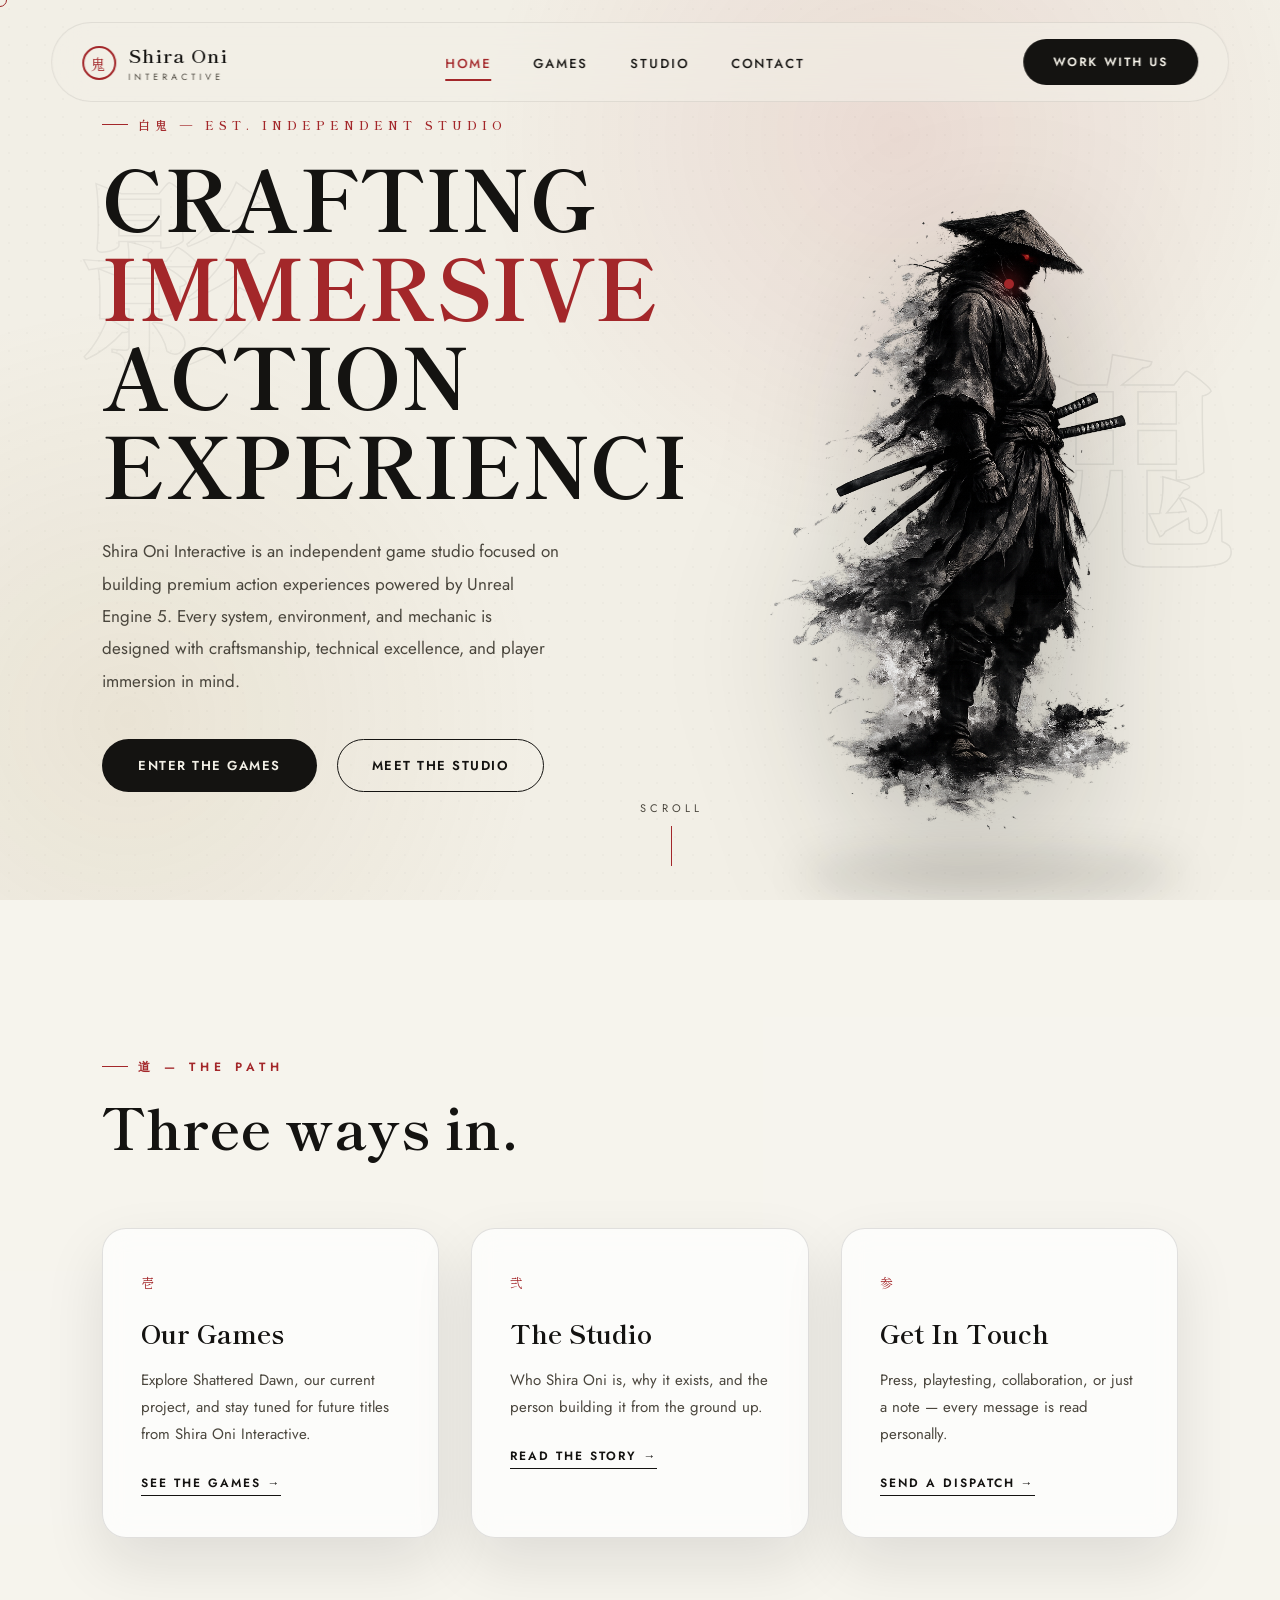
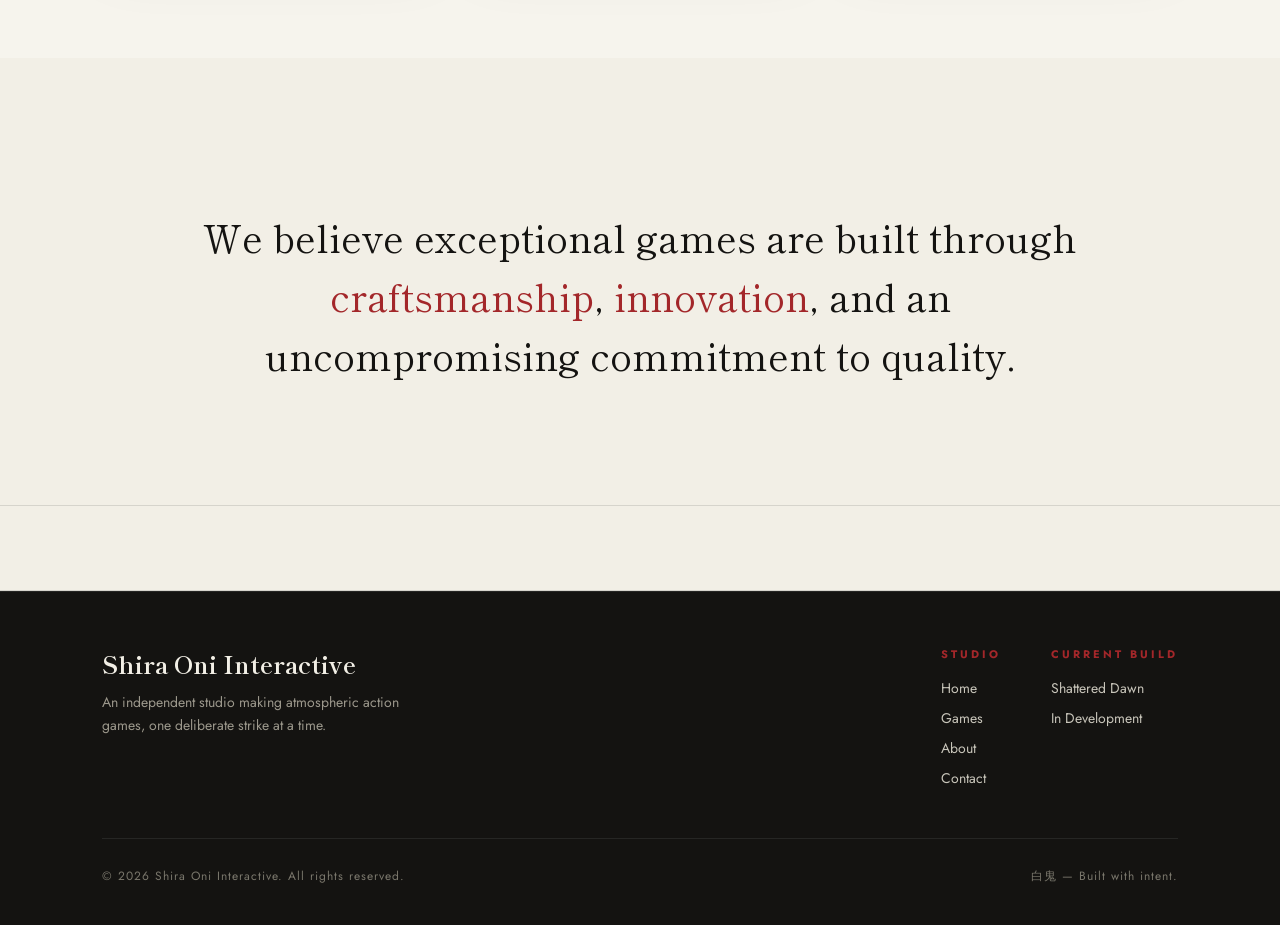
<file: index.html>
<!DOCTYPE html>
<html lang="en">
<head>
<meta charset="UTF-8">
<meta http-equiv="X-UA-Compatible" content="IE=edge">
<meta name="viewport" content="width=device-width, initial-scale=1.0">
<title>Shira Oni Interactive — Games Built With Intent</title>
<meta name="description" content="Shira Oni Interactive is an independent game studio crafting deliberate, atmospheric action games — beginning with Shattered Dawn.">
<link rel="stylesheet" href="style.css">
</head>
<body>

  <!-- Preloader -->
  <div id="loader">
    <div class="seal-mark">鬼</div>
    <p>Entering the Studio</p>
  </div>

  <!-- Sakura -->
  <div id="petals"></div>

  <!-- Background -->
  <div class="background">
    <div class="wash"></div>
    <div class="wash two"></div>
    <div class="vertical-kanji">鬼</div>
  </div>

  <!-- Nav -->
  <header>
    <nav>
      <a href="index.html" class="logo">
        <span class="mark">鬼</span>
        <div>
          <h2>Shira Oni</h2>
          <span>Interactive</span>
        </div>
      </a>
      <ul>
        <li><a href="index.html">Home</a></li>
        <li><a href="games.html">Games</a></li>
        <li><a href="about.html">Studio</a></li>
        <li><a href="contact.html">Contact</a></li>
      </ul>
      <a href="contact.html" class="hire-btn">Work With Us</a>
      <div class="menu">☰</div>
    </nav>
  </header>

  <!-- Hero -->
  <section class="hero" id="home">
    <div class="hero-left">
      <span class="eyebrow jp">白鬼 — Est. Independent Studio</span>
      <h1>
        <span>CRAFTING</span>
        <span>IMMERSIVE</span>
        <span>ACTION EXPERIENCES</span>
      </h1>
      <p>
        Shira Oni Interactive is an independent game studio focused on
         building premium action experiences powered by Unreal Engine 5.
        Every system, environment, and mechanic is designed with
        craftsmanship, technical excellence, and player immersion in mind.
      </p>
      <div class="hero-buttons">
        <a href="games.html" class="btn-dark">Enter the Games</a>
        <a href="about.html" class="btn-outline">Meet the Studio</a>
      </div>
    </div>

    <div class="hero-right">
      <img src="samurai.png" alt="A lone ink-wash samurai, the emblem of Shira Oni Interactive">
      <div class="eye-glow"></div>
    </div>

    <div class="scroll-cue">Scroll</div>
  </section>

  <!-- Pillars -->
  <section class="pillars" id="pillars">
    <div class="stamp-wrap seal-reveal">
      <div class="title">
        <span class="eyebrow">道 — The Path</span>
        <h2>Three ways in.</h2>
      </div>
    </div>

    <div class="pillar-grid">
      <div class="pillar seal-reveal">
        <span class="num jp">壱</span>
        <h3>Our Games</h3>
        <p>Explore Shattered Dawn, our current project, and stay tuned for future titles from Shira Oni Interactive.</p>
        <a href="games.html">See the games →</a>
      </div>
      <div class="pillar seal-reveal">
        <span class="num jp">弐</span>
        <h3>The Studio</h3>
        <p>Who Shira Oni is, why it exists, and the person building it from the ground up.</p>
        <a href="about.html">Read the story →</a>
      </div>
      <div class="pillar seal-reveal">
        <span class="num jp">参</span>
        <h3>Get In Touch</h3>
        <p>Press, playtesting, collaboration, or just a note — every message is read personally.</p>
        <a href="contact.html">Send a dispatch →</a>
      </div>
    </div>
  </section>

  <!-- Manifesto -->
  <section class="manifesto" id="manifesto">
    <div class="stamp-wrap seal-reveal">
        <p>
          We believe exceptional games are built through
          <span class="accent">craftsmanship</span>,
          <span class="accent">innovation</span>,
          and an uncompromising commitment to quality.
        </p>
    </div>
  </section>

  <!-- Marquee -->
  <div class="marquee">
    <div class="marquee-track">
      <span>SHATTERED DAWN</span><span class="dot">•</span>
      <span>SHIRA ONI INTERACTIVE</span><span class="dot">•</span>
      <span>BUILT WITH INTENT</span><span class="dot">•</span>
      <span>SHATTERED DAWN</span><span class="dot">•</span>
      <span>SHIRA ONI INTERACTIVE</span><span class="dot">•</span>
      <span>BUILT WITH INTENT</span><span class="dot">•</span>
    </div>
  </div>

  <!-- Footer -->
  <footer>
    <div class="footer-top">
      <div class="footer-brand">
        <h3>Shira Oni Interactive</h3>
        <p>An independent studio making atmospheric action games, one deliberate strike at a time.</p>
      </div>
      <div class="footer-links">
        <div class="footer-col">
          <h4>Studio</h4>
          <a href="index.html">Home</a>
          <a href="games.html">Games</a>
          <a href="about.html">About</a>
          <a href="contact.html">Contact</a>
        </div>
        <div class="footer-col">
          <h4>Current Build</h4>
          <p>Shattered Dawn</p>
          <p>In Development</p>
        </div>
      </div>
    </div>
    <div class="footer-bottom">
      <span>© <span class="year"></span> Shira Oni Interactive. All rights reserved.</span>
      <span>白鬼 — Built with intent.</span>
    </div>
  </footer>

  <div class="cursor"></div>
  <script src="script.js"></script>
</body>
</html>
</file>
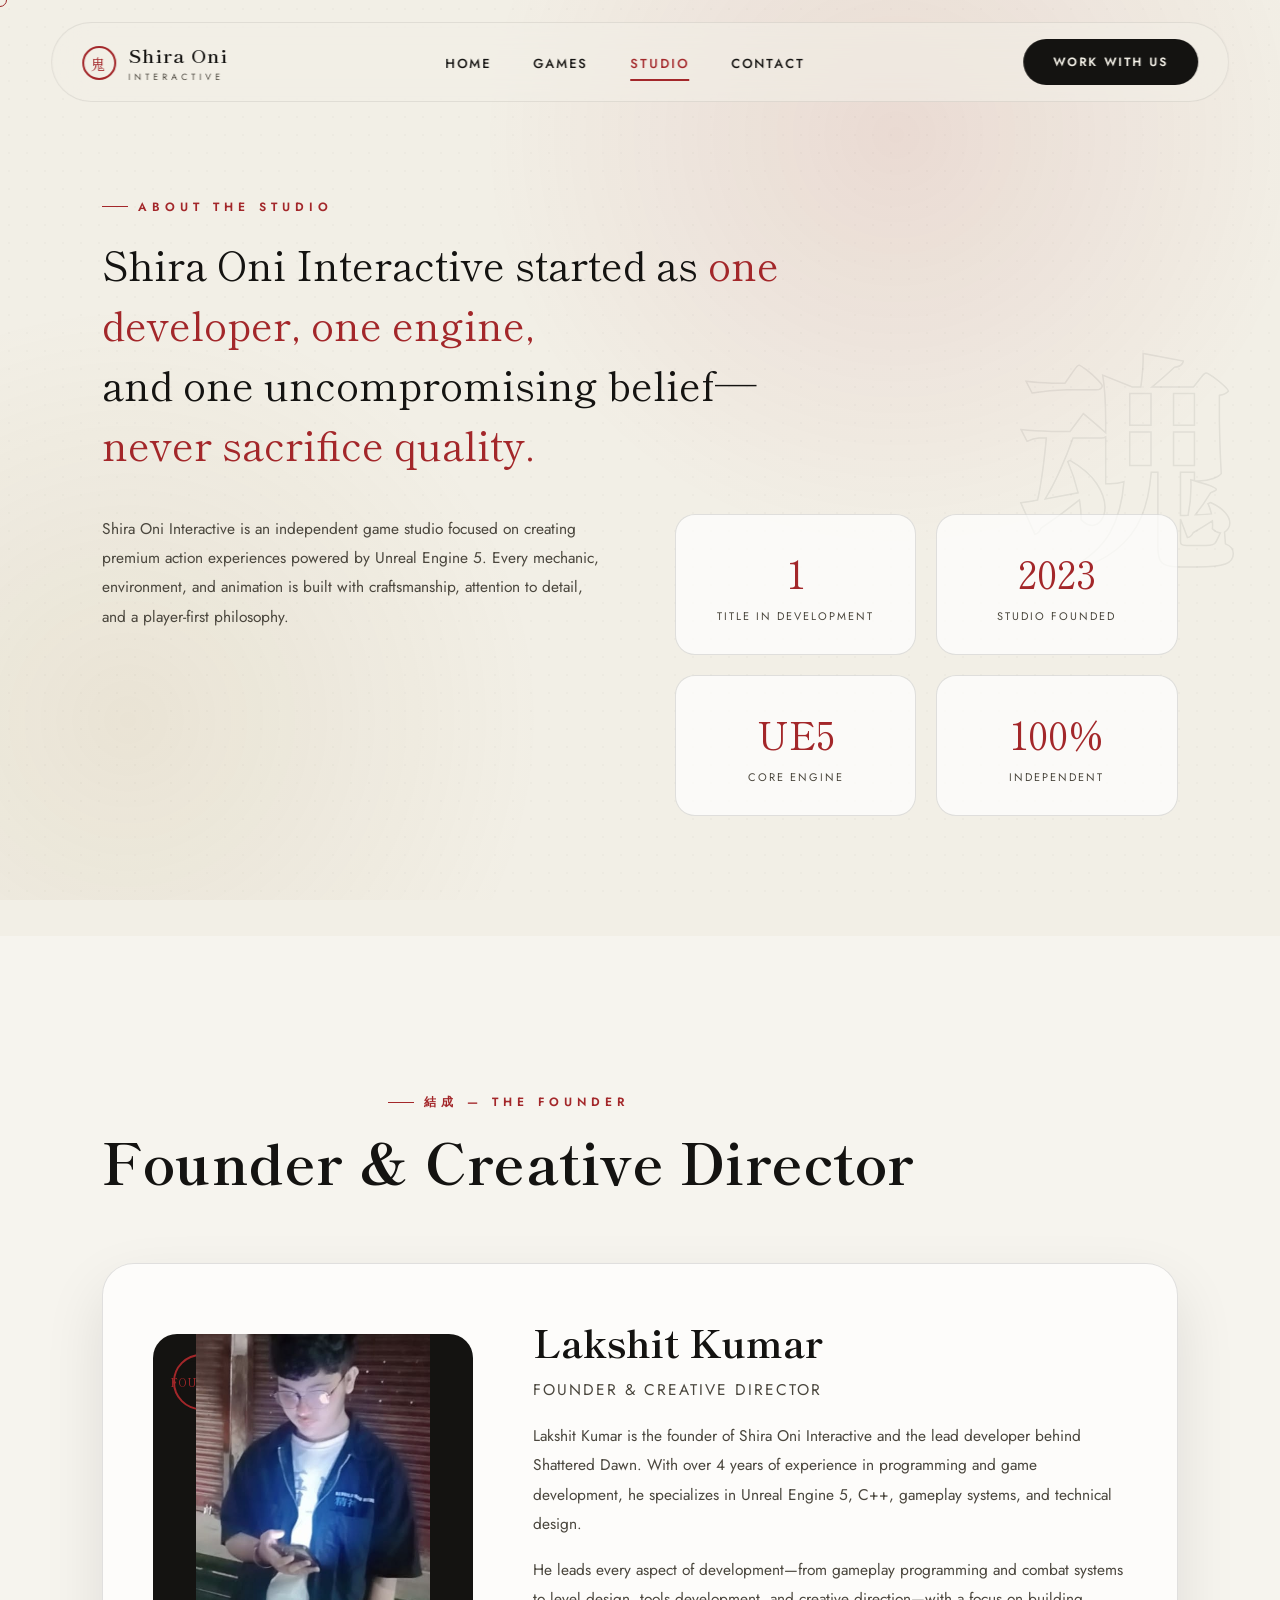
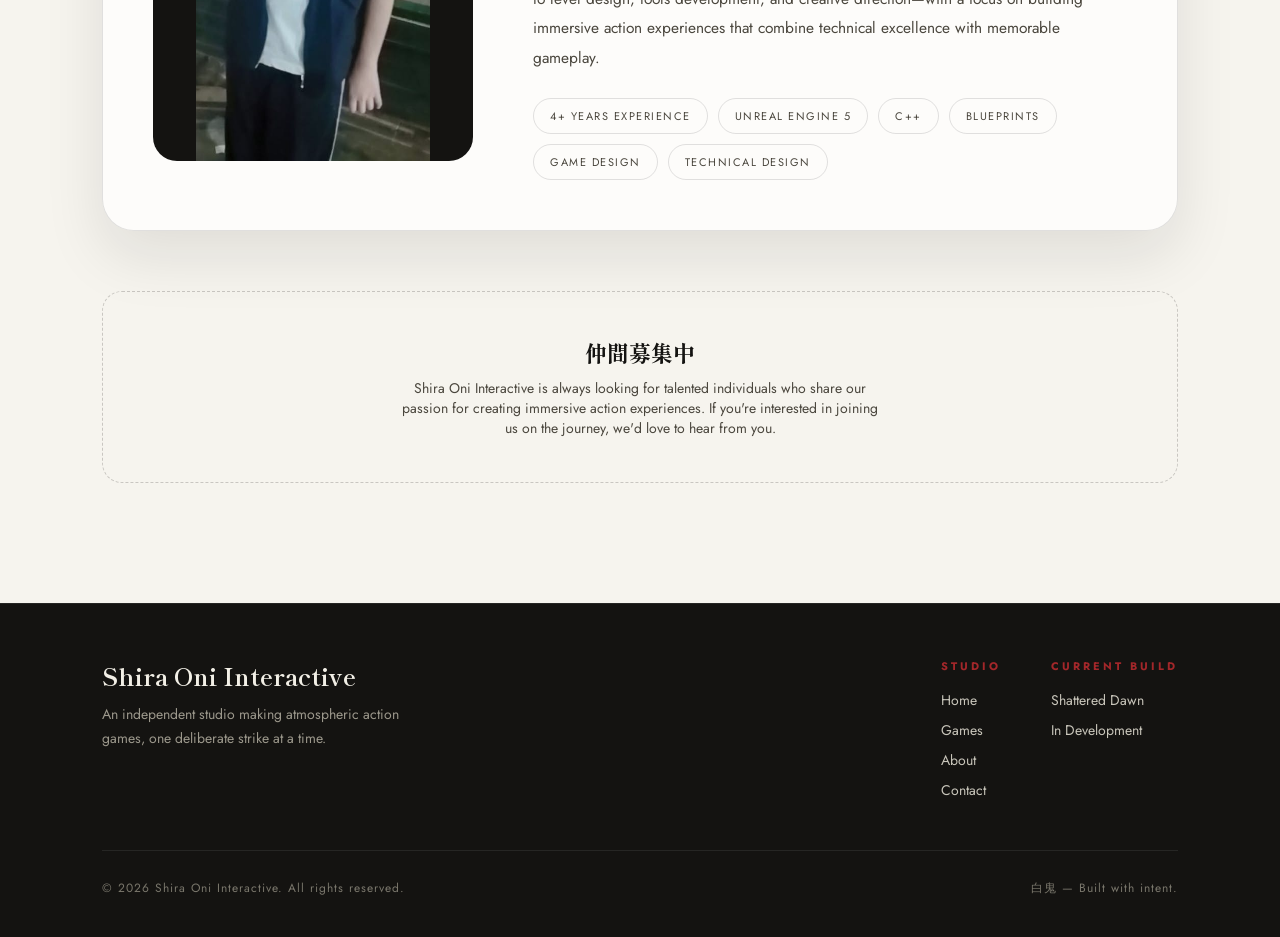
<file: about.html>
<!DOCTYPE html>
<html lang="en">
<head>
<meta charset="UTF-8">
<meta http-equiv="X-UA-Compatible" content="IE=edge">
<meta name="viewport" content="width=device-width, initial-scale=1.0">
<title>Studio — Shira Oni Interactive</title>
<meta name="description" content="The story of Shira Oni Interactive and its founder.">
<link rel="stylesheet" href="style.css">
</head>
<body>

  <div id="loader">
    <div class="seal-mark">鬼</div>
    <p>Reading the Scroll</p>
  </div>

  <div id="petals"></div>

  <div class="background">
    <div class="wash"></div>
    <div class="wash two"></div>
    <div class="vertical-kanji">魂</div>
  </div>

  <header>
    <nav>
      <a href="index.html" class="logo">
        <span class="mark">鬼</span>
        <div>
          <h2>Shira Oni</h2>
          <span>Interactive</span>
        </div>
      </a>
      <ul>
        <li><a href="index.html">Home</a></li>
        <li><a href="games.html">Games</a></li>
        <li><a href="about.html">Studio</a></li>
        <li><a href="contact.html">Contact</a></li>
      </ul>
      <a href="contact.html" class="hire-btn">Work With Us</a>
      <div class="menu">☰</div>
    </nav>
  </header>

  <!-- Studio intro -->
<section class="about-hero">
    <span class="eyebrow">ABOUT THE STUDIO</span>

    <p class="lede">
        Shira Oni Interactive started as
        <span class="accent">one developer, one engine,</span><br>
        and one uncompromising belief—<br>
        <span class="accent">never sacrifice quality.</span>
    </p>
</section>

  <section style="padding-top:0;">
    <div class="story">
      <div class="story-text stamp-wrap seal-reveal">
        <p>
            Shira Oni Interactive is an independent game studio focused on
          creating premium action experiences powered by Unreal Engine 5.
          Every mechanic, environment, and animation is built with
          craftsmanship, attention to detail, and a player-first philosophy.</p>
      </div>

      <div class="story-figures seal-reveal">
        <div class="figure">
          <div class="value">1</div>
          <div class="label">Title In Development</div>
        </div>
        <div class="figure">
          <div class="value">2023</div>
          <div class="label">Studio Founded</div>
        </div>
        <div class="figure">
          <div class="value">UE5</div>
          <div class="label">Core Engine</div>
        </div>
        <div class="figure">
          <div class="value">100%</div>
          <div class="label">Independent</div>
        </div>
      </div>
    </div>
  </section>

  <!-- Founder -->
  <section class="founder" id="team">
    <div class="stamp-wrap seal-reveal">
      <div class="title center">
        <span class="eyebrow" style="justify-content:center">結成 — The Founder</span>
        <h2>Founder & Creative Director</h2>
      </div>
    </div>

 <div class="founder-card seal-reveal">
  <div class="founder-portrait">
    <span class="ring">FOUNDER</span>
    <img src="My.jpeg" alt="Portrait of Lakshit Kumar">
  </div>

  <div class="founder-info">
    <h3>Lakshit Kumar</h3>
    <p class="founder-role">Founder &amp; Creative Director</p>

    <p>
      Lakshit Kumar is the founder of Shira Oni Interactive and the lead developer behind
      <span class="accent">Shattered Dawn</span>. With over
      <span class="accent">4 years of experience</span> in programming and game development,
      he specializes in Unreal Engine 5, C++, gameplay systems, and technical design.
    </p>

    <p>
      He leads every aspect of development—from gameplay programming and combat systems
      to level design, tools development, and creative direction—with a focus on building
      immersive action experiences that combine technical excellence with memorable gameplay.
    </p>

    <div class="founder-tags">
      <span>4+ Years Experience</span>
      <span>Unreal Engine 5</span>
      <span>C++</span>
      <span>Blueprints</span>
      <span>Game Design</span>
      <span>Technical Design</span>
    </div>
  </div>
</div>

    <div class="roster-note seal-reveal">
      <h4 class="jp">仲間募集中</h4>
      <p>
Shira Oni Interactive is always looking for talented individuals who share our passion for creating immersive action experiences. If you're interested in joining us on the journey, we'd love to hear from you.
</p>
    </div>
  </section>

  <footer>
    <div class="footer-top">
      <div class="footer-brand">
        <h3>Shira Oni Interactive</h3>
        <p>An independent studio making atmospheric action games, one deliberate strike at a time.</p>
      </div>
      <div class="footer-links">
        <div class="footer-col">
          <h4>Studio</h4>
          <a href="index.html">Home</a>
          <a href="games.html">Games</a>
          <a href="about.html">About</a>
          <a href="contact.html">Contact</a>
        </div>
        <div class="footer-col">
          <h4>Current Build</h4>
          <p>Shattered Dawn</p>
          <p>In Development</p>
        </div>
      </div>
    </div>
    <div class="footer-bottom">
      <span>© <span class="year"></span> Shira Oni Interactive. All rights reserved.</span>
      <span>白鬼 — Built with intent.</span>
    </div>
  </footer>

  <div class="cursor"></div>
  <script src="script.js"></script>
</body>
</html>
</file>
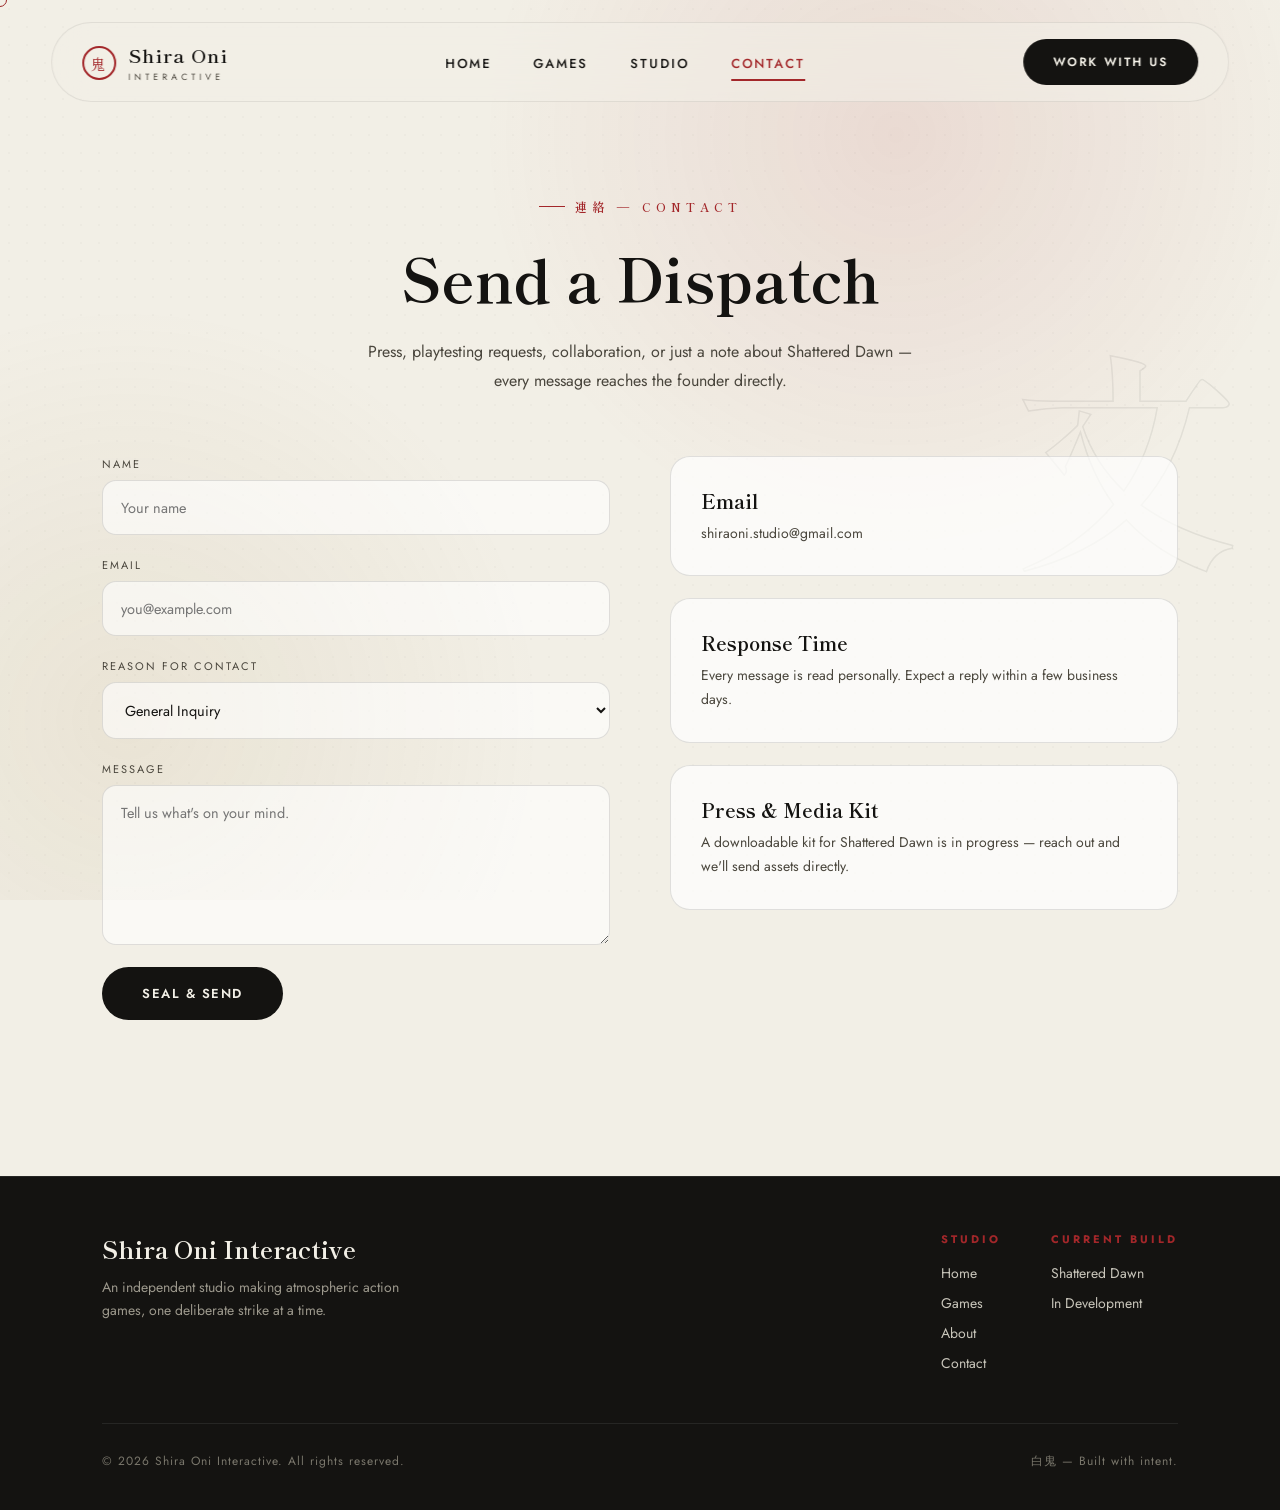
<file: contact.html>
<!DOCTYPE html>
<html lang="en">
<head>
<meta charset="UTF-8">
<meta http-equiv="X-UA-Compatible" content="IE=edge">
<meta name="viewport" content="width=device-width, initial-scale=1.0">
<title>Contact — Shira Oni Interactive</title>
<meta name="description" content="Get in touch with Shira Oni Interactive.">
<link rel="stylesheet" href="style.css">
</head>
<body>

  <div id="loader">
    <div class="seal-mark">鬼</div>
    <p>Preparing the Dispatch</p>
  </div>

  <div id="petals"></div>

  <div class="background">
    <div class="wash"></div>
    <div class="wash two"></div>
    <div class="vertical-kanji">文</div>
  </div>

  <header>
    <nav>
      <a href="index.html" class="logo">
        <span class="mark">鬼</span>
        <div>
          <h2>Shira Oni</h2>
          <span>Interactive</span>
        </div>
      </a>
      <ul>
        <li><a href="index.html">Home</a></li>
        <li><a href="games.html">Games</a></li>
        <li><a href="about.html">Studio</a></li>
        <li><a href="contact.html">Contact</a></li>
      </ul>
      <a href="contact.html" class="hire-btn">Work With Us</a>
      <div class="menu">☰</div>
    </nav>
  </header>

  <section class="contact-hero">
    <span class="eyebrow jp" style="justify-content:center">連絡 — Contact</span>
    <h1>Send a Dispatch</h1>
    <p>Press, playtesting requests, collaboration, or just a note about Shattered Dawn — every message reaches the founder directly.</p>
  </section>

  <section style="padding-top:40px;">
    <div class="contact-grid">
      <form class="contact-form seal-reveal" id="contactForm" action="https://formsubmit.co/klakshit678@gmail.com" method="POST">
        <!-- FormSubmit configuration (no backend needed, delivers to hello@shiraoni.studio) -->
        <input type="hidden" name="_subject" value="New dispatch from shiraoni.studio">
        <input type="hidden" name="_template" value="table">
        <input type="hidden" name="_captcha" value="false">
        <!-- honeypot field to cut down on spam bots -->
        <input type="text" name="_honey" style="display:none" tabindex="-1" autocomplete="off">

        <div class="field">
          <label for="name">Name</label>
          <input type="text" id="name" name="name" placeholder="Your name" required>
        </div>
        <div class="field">
          <label for="email">Email</label>
          <input type="email" id="email" name="email" placeholder="you@example.com" required>
        </div>
        <div class="field">
          <label for="reason">Reason for Contact</label>
          <select id="reason" name="reason">
            <option>General Inquiry</option>
            <option>Press / Media</option>
            <option>Playtesting</option>
            <option>Collaboration</option>
            <option>Careers</option>
          </select>
        </div>
        <div class="field">
          <label for="message">Message</label>
          <textarea id="message" name="message" rows="6" placeholder="Tell us what's on your mind." required></textarea>
        </div>
        <button type="submit" class="submit-btn" id="submitBtn">Seal &amp; Send</button>
        <p class="form-note" id="formNote"></p>
      </form>

      <div class="contact-side">
        <div class="info-box seal-reveal">
          <h4>Email</h4>
          <p><a href="mailto:shiraoni.studio@gmail.com">shiraoni.studio@gmail.com</a></p>
        </div>
        <div class="info-box seal-reveal">
          <h4>Response Time</h4>
          <p>Every message is read personally. Expect a reply within a few business days.</p>
        </div>
        <div class="info-box seal-reveal">
          <h4>Press &amp; Media Kit</h4>
          <p>A downloadable kit for Shattered Dawn is in progress — reach out and we'll send assets directly.</p>
        </div>
      </div>
    </div>
  </section>

  <footer>
    <div class="footer-top">
      <div class="footer-brand">
        <h3>Shira Oni Interactive</h3>
        <p>An independent studio making atmospheric action games, one deliberate strike at a time.</p>
      </div>
      <div class="footer-links">
        <div class="footer-col">
          <h4>Studio</h4>
          <a href="index.html">Home</a>
          <a href="games.html">Games</a>
          <a href="about.html">About</a>
          <a href="contact.html">Contact</a>
        </div>
        <div class="footer-col">
          <h4>Current Build</h4>
          <p>Shattered Dawn</p>
          <p>In Development</p>
        </div>
      </div>
    </div>
    <div class="footer-bottom">
      <span>© <span class="year"></span> Shira Oni Interactive. All rights reserved.</span>
      <span>白鬼 — Built with intent.</span>
    </div>
  </footer>

  <div class="cursor"></div>
  <script src="script.js"></script>
</body>
</html>
</file>
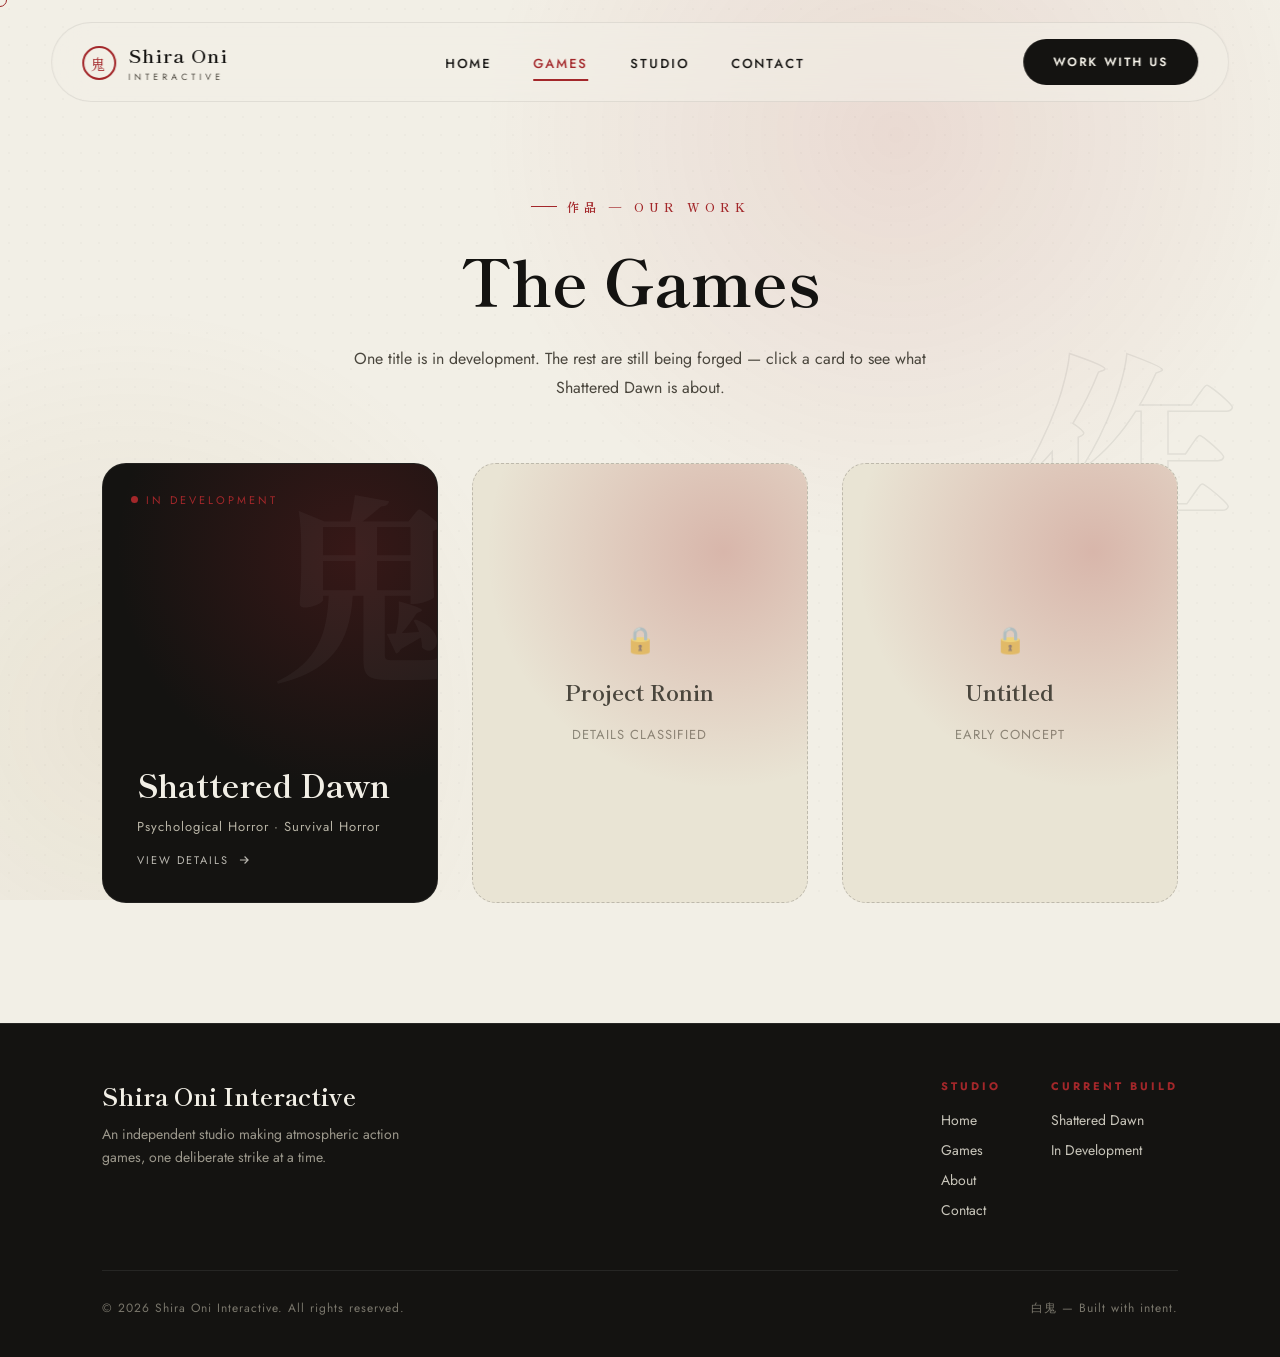
<file: games.html>
<!DOCTYPE html>
<html lang="en">
<head>
<meta charset="UTF-8">
<meta name="viewport" content="width=device-width, initial-scale=1.0">
<title>Games — Shira Oni Interactive</title>
<meta name="description" content="Explore the games in development at Shira Oni Interactive, starting with Shattered Dawn.">
<link rel="stylesheet" href="style.css">

<!-- Video player styles (kept here so style.css doesn't need changes) -->
<style>
  .modal-video { position: relative; aspect-ratio: 16 / 9; overflow: hidden; }
  .modal-video iframe {
    position: absolute;
    inset: 0;
    width: 100%;
    height: 100%;
    border: 0;
    z-index: 3;
  }
</style>
</head>
<body>

  <div id="loader">
    <div class="seal-mark">鬼</div>
    <p>Opening the Armory</p>
  </div>

  <div id="petals" aria-hidden="true"></div>

  <div class="background" aria-hidden="true">
    <div class="wash"></div>
    <div class="wash two"></div>
    <div class="vertical-kanji">作</div>
  </div>

  <header>
    <nav>
      <a href="index.html" class="logo">
        <span class="mark">鬼</span>
        <div>
          <h2>Shira Oni</h2>
          <span>Interactive</span>
        </div>
      </a>
      <ul>
        <li><a href="index.html">Home</a></li>
        <li><a href="games.html" aria-current="page">Games</a></li>
        <li><a href="about.html">Studio</a></li>
        <li><a href="contact.html">Contact</a></li>
      </ul>
      <a href="contact.html" class="hire-btn">Work With Us</a>
      <div class="menu">☰</div>
    </nav>
  </header>

  <section class="games-hero section-tight">
    <span class="eyebrow jp" style="justify-content:center">作品 — Our Work</span>
    <h1>The Games</h1>
    <p>One title is in development. The rest are still being forged — click a card to see what Shattered Dawn is about.</p>
  </section>

  <section style="padding-top:0;">
    <div class="game-grid">

      <!-- Shattered Dawn -->
      <div class="game-card seal-reveal show" data-game="shattered-dawn" tabindex="0" role="button" aria-haspopup="dialog">
        <span class="crest jp">鬼</span>
        <span class="tag">In Development</span>
        <h3>Shattered Dawn</h3>
        <p class="genre">Psychological Horror · Survival Horror</p>
        <span class="open-cue">
          View Details
          <svg viewBox="0 0 24 24" fill="none" stroke="currentColor" stroke-width="2"><path d="M5 12h14M13 6l6 6-6 6"/></svg>
        </span>
      </div>

      <!-- Locked placeholder 1 -->
      <div class="game-card locked">
        <span class="lock-icon">🔒</span>
        <h3>Project Ronin</h3>
        <p>Details Classified</p>
      </div>

      <!-- Locked placeholder 2 -->
      <div class="game-card locked">
        <span class="lock-icon">🔒</span>
        <h3>Untitled</h3>
        <p>Early Concept</p>
      </div>

    </div>
  </section>

  <!-- Modal -->
  <div class="modal-overlay">
    <div class="modal-box" role="dialog" aria-modal="true" aria-labelledby="modalTitle">
      <button class="modal-close" aria-label="Close">✕</button>

      <!-- The video: thumbnail comes from the YouTube video itself -->
      <div class="modal-video" id="modalVideo"></div>

      <div class="modal-eyebrow">
        <span class="jp">戦</span>
        <span>Gameplay Overview</span>
      </div>
      <h2 id="modalTitle">Shattered Dawn</h2>
      <p class="modal-genre" id="modalGenre">Psychological Horror</p>

      <ul class="gameplay-list" id="modalGameplayList"></ul>

      <p class="synopsis-label">The Idea</p>
      <p class="synopsis" id="modalSynopsis"></p>
    </div>
  </div>

  <footer>
    <div class="footer-top">
      <div class="footer-brand">
        <h3>Shira Oni Interactive</h3>
        <p>An independent studio making atmospheric action games, one deliberate strike at a time.</p>
      </div>
      <div class="footer-links">
        <div class="footer-col">
          <h4>Studio</h4>
          <a href="index.html">Home</a>
          <a href="games.html">Games</a>
          <a href="about.html">About</a>
          <a href="contact.html">Contact</a>
        </div>
        <div class="footer-col">
          <h4>Current Build</h4>
          <p>Shattered Dawn</p>
          <p>In Development</p>
        </div>
      </div>
    </div>
    <div class="footer-bottom">
      <span>© <span class="year"></span> Shira Oni Interactive. All rights reserved.</span>
      <span>白鬼 — Built with intent.</span>
    </div>
  </footer>

  <div class="cursor" aria-hidden="true"></div>
  <script src="script.js"></script>

</body>
</html>
</file>
<file: style.css>
/*=========================================================
    SHIRA ONI INTERACTIVE
    STUDIO SITE — STYLE.CSS
=========================================================*/

@import url('https://fonts.googleapis.com/css2?family=Shippori+Mincho:wght@400;500;600;700;800&family=Jost:wght@300;400;500;600;700&display=swap');

/*==============================
    ROOT / TOKENS
==============================*/
:root{
    --paper:#f2efe6;
    --paper-soft:#e9e4d4;
    --ink:#141311;
    --ink-soft:#4a463d;
    --seal:#a3272a;
    --seal-dark:#7c1d1f;
    --gold:#a1813f;
    --line: rgba(20,19,17,.12);

    --display:'Shippori Mincho', serif;
    --body:'Jost', sans-serif;

    --radius:24px;
    --ease: cubic-bezier(.16,.84,.44,1);
    --shadow: 0 25px 60px rgba(20,19,17,.10);
}

*{ margin:0; padding:0; box-sizing:border-box; }

html{ scroll-behavior:smooth; }

body{
    font-family:var(--body);
    background:var(--paper);
    color:var(--ink);
    overflow-x:hidden;
    position:relative;
    min-height:100vh;
    font-weight:400;
}

a{ text-decoration:none; color:inherit; }
ul{ list-style:none; }
img{ display:block; max-width:100%; }
button{ font-family:inherit; border:none; background:none; cursor:pointer; }

::selection{ background:var(--seal); color:var(--paper); }

::-webkit-scrollbar{ width:9px; }
::-webkit-scrollbar-track{ background:var(--paper-soft); }
::-webkit-scrollbar-thumb{ background:var(--ink); border-radius:50px; }
::-webkit-scrollbar-thumb:hover{ background:var(--seal); }

/*==============================
    UTILITY / TYPE
==============================*/
.eyebrow{
    display:inline-flex;
    align-items:center;
    gap:10px;
    font-size:12px;
    letter-spacing:5px;
    text-transform:uppercase;
    color:var(--seal);
    font-weight:600;
    margin-bottom:18px;
}
.eyebrow::before{
    content:"";
    width:26px;
    height:1px;
    background:var(--seal);
}
.jp{
    font-family:var(--display);
}

/*==============================
    CURSOR (brush dot)
==============================*/
.cursor{
    position:fixed;
    width:14px;
    height:14px;
    border:1.5px solid var(--seal);
    border-radius:50%;
    pointer-events:none;
    transform:translate(-50%,-50%);
    z-index:999999;
    transition:width .2s var(--ease), height .2s var(--ease), background .2s var(--ease), opacity .3s;
    mix-blend-mode:multiply;
}
.cursor.active{
    width:42px; height:42px;
    background:rgba(163,39,42,.14);
}
@media(max-width:900px){ .cursor{ display:none; } }

/*==============================
    PRELOADER — SEAL STAMP
==============================*/
#loader{
    position:fixed; inset:0;
    background:var(--paper);
    display:flex; justify-content:center; align-items:center;
    flex-direction:column;
    z-index:999999;
    transition:opacity .7s var(--ease), visibility .7s;
}
#loader.hidden{ opacity:0; visibility:hidden; pointer-events:none; }
.seal-mark{
    width:110px; height:110px;
    border:3px solid var(--seal);
    border-radius:50%;
    display:flex; align-items:center; justify-content:center;
    font-family:var(--display);
    font-size:44px;
    color:var(--seal);
    transform:scale(2.6) rotate(8deg);
    opacity:0;
    animation: stampDown .7s var(--ease) .15s forwards;
}
#loader p{
    margin-top:22px;
    letter-spacing:5px;
    font-size:11px;
    text-transform:uppercase;
    color:var(--ink-soft);
    opacity:0;
    animation: fadeUp .6s var(--ease) .7s forwards;
}
@keyframes stampDown{
    0%{ transform:scale(2.6) rotate(8deg); opacity:0; }
    60%{ transform:scale(.92) rotate(-3deg); opacity:1; }
    100%{ transform:scale(1) rotate(0deg); opacity:1; }
}
@keyframes fadeUp{
    from{ opacity:0; transform:translateY(10px); }
    to{ opacity:1; transform:translateY(0); }
}

/*==============================
    BACKGROUND
==============================*/
.background{ position:fixed; inset:0; overflow:hidden; z-index:-100; }
.background::before{
    content:"";
    position:absolute; inset:0;
    background-image: radial-gradient(rgba(20,19,17,.06) 1px, transparent 1px);
    background-size:18px 18px;
    opacity:.35;
}
.wash{
    position:absolute;
    width:900px; height:900px;
    border-radius:50%;
    background:radial-gradient(circle, rgba(163,39,42,.10), transparent 65%);
    left:70%; top:15%;
    transform:translate(-50%,-50%);
}
.wash.two{
    left:10%; top:80%;
    background:radial-gradient(circle, rgba(161,129,63,.10), transparent 65%);
}
.vertical-kanji{
    position:absolute;
    right:3%; top:50%;
    transform:translateY(-50%);
    font-family:var(--display);
    font-size:230px;
    font-weight:800;
    color:transparent;
    -webkit-text-stroke:1.5px rgba(20,19,17,.07);
    user-select:none;
}
#petals{ position:fixed; inset:0; pointer-events:none; overflow:hidden; z-index:5; }
.petal{
    position:fixed; top:-40px;
    width:14px; height:14px;
    background:#c98b8f;
    border-radius:13px 13px 2px 13px;
    transform:rotate(45deg);
    pointer-events:none;
    opacity:.75;
    animation: petalFall linear forwards;
}
@keyframes petalFall{
    0%{ transform:translateY(-40px) rotate(0deg); opacity:0; }
    10%{ opacity:.8; }
    100%{ transform:translateY(120vh) translateX(200px) rotate(680deg); opacity:0; }
}

/*==============================
    HEADER / NAV
==============================*/
header{
    position:fixed; top:22px; left:50%;
    transform:translateX(-50%);
    width:92%; max-width:1400px;
    z-index:1000;
    transition:.4s var(--ease);
}
nav{
    display:flex; justify-content:space-between; align-items:center;
    padding:16px 30px;
    border-radius:60px;
    background:rgba(242,239,230,.6);
    backdrop-filter:blur(16px);
    border:1px solid rgba(20,19,17,.08);
    transition:.35s;
}
header.scrolled nav{
    background:rgba(242,239,230,.92);
    box-shadow: var(--shadow);
}
.logo{ display:flex; align-items:center; gap:12px; }
.logo .mark{
    width:34px; height:34px;
    border:2px solid var(--seal);
    border-radius:50%;
    display:flex; align-items:center; justify-content:center;
    font-family:var(--display);
    font-size:15px;
    color:var(--seal);
    transition:.4s;
}
.logo:hover .mark{ transform:rotate(18deg) scale(1.08); }
.logo h2{
    font-family:var(--display);
    font-size:19px;
    font-weight:600;
    letter-spacing:1px;
}
.logo span{
    display:block;
    font-size:9px;
    letter-spacing:4px;
    color:var(--ink-soft);
    text-transform:uppercase;
    margin-top:2px;
}
nav ul{ display:flex; gap:42px; }
nav ul li a{
    position:relative;
    font-size:13px; font-weight:500;
    letter-spacing:2px;
    text-transform:uppercase;
    transition:.3s;
}
nav ul li a::after{
    content:""; position:absolute; left:0; bottom:-8px;
    width:0; height:1.5px; background:var(--seal);
    transition:.35s var(--ease);
}
nav ul li a:hover, nav ul li a.active{ color:var(--seal); }
nav ul li a.active::after, nav ul li a:hover::after{ width:100%; }

.hire-btn{
    padding:14px 30px;
    border-radius:50px;
    background:var(--ink);
    color:var(--paper);
    font-size:12px; font-weight:600;
    letter-spacing:2px; text-transform:uppercase;
    overflow:hidden; position:relative;
    transition:.35s;
}
.hire-btn::before{
    content:""; position:absolute; left:-120%; top:0;
    width:70%; height:100%;
    background:linear-gradient(90deg, transparent, rgba(255,255,255,.35), transparent);
    transform:skewX(-25deg); transition:.8s;
}
.hire-btn:hover{ background:var(--seal); transform:translateY(-4px); }
.hire-btn:hover::before{ left:160%; }

.menu{ display:none; font-size:26px; cursor:pointer; }

@media(max-width:920px){
    nav ul{
        position:fixed; right:-100%; top:0;
        width:280px; height:100vh;
        background:var(--paper);
        display:flex; flex-direction:column; justify-content:center; gap:38px;
        padding-left:45px;
        transition:.45s var(--ease);
        box-shadow:-10px 0 40px rgba(0,0,0,.12);
    }
    nav ul.active{ right:0; }
    .hire-btn{ display:none; }
    .menu{ display:block; }
}

/*==============================
    SECTION SHELL
==============================*/
section{ padding:150px 8% 120px; position:relative; }
.section-tight{ padding-top:170px; }
.title{ margin-bottom:70px; position:relative; }
.title.center{ text-align:center; }
.title h2{
    font-family:var(--display);
    font-size:56px;
    font-weight:700;
    letter-spacing:.5px;
    line-height:1.15;
}

/*==============================
    SEAL STAMP REVEAL
==============================*/
.stamp-wrap{ position:relative; display:inline-block; }
.seal-reveal{
    opacity:0;
    transform:translateY(46px);
    transition:opacity .8s var(--ease), transform .8s var(--ease);
}
.seal-reveal.show{ opacity:1; transform:translateY(0); }
.seal-stamp{
    position:absolute;
    width:120px; height:120px;
    border:3px solid var(--seal);
    border-radius:50%;
    top:-30px; right:-40px;
    display:flex; align-items:center; justify-content:center;
    font-family:var(--display);
    font-size:13px; letter-spacing:2px;
    color:var(--seal);
    text-align:center;
    transform:scale(2.4) rotate(-14deg);
    opacity:0;
    pointer-events:none;
    z-index:5;
}
.seal-stamp.stamped{
    animation: stampDown .55s var(--ease) forwards;
}

/*==============================
    BUTTONS (generic)
==============================*/
.btn-outline{
    display:inline-flex; align-items:center; gap:10px;
    padding:16px 34px;
    border:1.5px solid var(--ink);
    border-radius:50px;
    font-size:13px; font-weight:600; letter-spacing:1.5px; text-transform:uppercase;
    transition:.35s;
}
.btn-outline:hover{ background:var(--ink); color:var(--paper); transform:translateY(-4px); }

/*==============================
    FOOTER
==============================*/
footer{
    background:var(--ink);
    color:var(--paper);
    padding:55px 8% 40px;
    position:relative;
}
footer::before{
    content:""; position:absolute; top:0; left:0; width:100%; height:1px;
    background:rgba(255,255,255,.08);
}
.footer-top{
    display:flex; justify-content:space-between; align-items:flex-start;
    flex-wrap:wrap; gap:40px;
    padding-bottom:40px;
}
.footer-brand h3{ font-family:var(--display); font-size:24px; margin-bottom:10px; }
.footer-brand p{ color:#9c988c; font-size:14px; max-width:320px; line-height:1.7; }
.footer-links{ display:flex; gap:50px; flex-wrap:wrap; }
.footer-col h4{ font-size:11px; letter-spacing:3px; text-transform:uppercase; color:var(--seal); margin-bottom:16px; }
.footer-col a, .footer-col p{ display:block; color:#c9c6bb; font-size:14px; margin-bottom:10px; transition:.3s; }
.footer-col a:hover{ color:var(--paper); padding-left:4px; }
.footer-bottom{
    display:flex; justify-content:space-between; align-items:center;
    flex-wrap:wrap; gap:15px;
    padding-top:28px;
    border-top:1px solid rgba(255,255,255,.08);
    font-size:12px; letter-spacing:1px; color:#7a776c;
}

@media(max-width:768px){
    section{ padding:130px 6% 90px; }
    .title h2{ font-size:38px; }
    footer{ padding:45px 6% 30px; }
}

/*=========================================================
    HOME — HERO
=========================================================*/
.hero{
    min-height:100vh;
    display:grid;
    grid-template-columns:54% 46%;
    align-items:center;
    padding:0 8%;
    position:relative;
    overflow:hidden;
}
.hero-left{ z-index:20; max-width:640px; }
.hero-left .eyebrow{ opacity:0; animation: fadeUp .8s var(--ease) .3s forwards; }
.hero-left h1{
    font-family:var(--display);
    font-size:84px;
    line-height:1.06;
    font-weight:700;
    letter-spacing:.5px;
    margin-bottom:28px;
    overflow:hidden;
}
.hero-left h1 span{
    display:block;
    transform:translateY(110%);
    animation: lineUp .9s var(--ease) forwards;
}
.hero-left h1 span:nth-child(1){ animation-delay:.45s; }
.hero-left h1 span:nth-child(2){ animation-delay:.6s; color:var(--seal); }
.hero-left h1 span:nth-child(3){ animation-delay:.75s; }
@keyframes lineUp{ to{ transform:translateY(0); } }

.hero-left p{
    font-size:17px; color:var(--ink-soft); line-height:1.9;
    max-width:460px; margin-bottom:42px;
    opacity:0; animation: fadeUp .8s var(--ease) 1s forwards;
}
.hero-buttons{ display:flex; gap:20px; opacity:0; animation: fadeUp .8s var(--ease) 1.15s forwards; }
.btn-dark{
    padding:17px 36px; background:var(--ink); color:var(--paper);
    border-radius:50px; font-size:13px; font-weight:600; letter-spacing:1.5px; text-transform:uppercase;
    position:relative; overflow:hidden; transition:.35s;
}
.btn-dark::before{
    content:""; position:absolute; left:-120%; top:0; width:70%; height:100%;
    background:linear-gradient(90deg, transparent, rgba(255,255,255,.35), transparent);
    transform:skewX(-25deg); transition:.8s;
}
.btn-dark:hover{ background:var(--seal); transform:translateY(-4px); }
.btn-dark:hover::before{ left:160%; }

.hero-right{
    position:absolute; right:-1%; bottom:0;
    width:47%; height:100%;
    display:flex; justify-content:center; align-items:flex-end;
    z-index:5;
}
.hero-right img{
    width:auto; height:88vh; max-width:none; object-fit:contain;
    user-select:none; pointer-events:none;
    filter: drop-shadow(0 45px 70px rgba(20,19,17,.25));
    opacity:0;
    animation: riseIn 1.3s var(--ease) .3s forwards, floatHero 6s ease-in-out 1.6s infinite;
}
@keyframes riseIn{
    from{ opacity:0; transform:translateY(60px) scale(1.02); }
    to{ opacity:1; transform:translateY(0) scale(1); }
}
@keyframes floatHero{
    0%,100%{ transform:translateY(0); }
    50%{ transform:translateY(-14px); }
}
.hero-right::before{
    content:""; position:absolute; width:380px; height:40px;
    background:rgba(20,19,17,.16); border-radius:50%; filter:blur(20px);
    bottom:5px; left:50%; transform:translateX(-50%); z-index:-1;
}
.eye-glow{
    position:absolute;
    width:10px;height:10px;border-radius:50%;
    background:var(--seal);
    box-shadow:0 0 18px 6px rgba(163,39,42,.55);
    top:31%; left:52%;
    animation: eyePulse 2.4s ease-in-out infinite;
    z-index:6; pointer-events:none;
}
@keyframes eyePulse{
    0%,100%{ opacity:.55; transform:scale(1); }
    50%{ opacity:1; transform:scale(1.5); }
}

.hero::before{
    content:"影"; position:absolute; left:6%; top:120px;
    font-family:var(--display); font-size:200px; font-weight:800;
    color:transparent; -webkit-text-stroke:1.5px rgba(20,19,17,.06);
    z-index:1;
}
.scroll-cue{
    position:absolute; left:50%; bottom:34px; transform:translateX(-50%);
    letter-spacing:4px; font-size:11px; color:var(--ink-soft);
    text-transform:uppercase;
    display:flex; flex-direction:column; align-items:center; gap:10px;
    opacity:0; animation: fadeUp .8s var(--ease) 1.4s forwards;
}
.scroll-cue::after{ content:""; width:1.5px; height:40px; background:var(--seal); animation:bounce 2s infinite; }
@keyframes bounce{ 0%,100%{ transform:translateY(0); opacity:1;} 50%{ transform:translateY(10px); opacity:.4; } }

@media(max-width:1150px){
    .hero{ grid-template-columns:1fr; text-align:center; padding-top:150px; min-height:auto; }
    .hero-left{ margin:auto; }
    .hero-buttons{ justify-content:center; }
    .hero-right{ position:relative; width:100%; right:0; margin-top:30px; height:auto; }
    .hero-right img{ height:60vh; }
    .hero::before{ left:50%; transform:translateX(-50%); }
    .eye-glow{ display:none; }
}
@media(max-width:768px){
    .hero-left h1{ font-size:48px; }
    .hero-left p{ font-size:15px; }
    .hero-right img{ height:44vh; }
}

/*=========================================================
    HOME — PILLARS
=========================================================*/
.pillars{ background:rgba(255,255,255,.3); }
.pillar-grid{ display:grid; grid-template-columns:repeat(3,1fr); gap:32px; }
.pillar{
    position:relative;
    background:rgba(255,255,255,.7);
    backdrop-filter:blur(14px);
    border:1px solid var(--line);
    border-radius:var(--radius);
    padding:44px 38px;
    transition:.4s var(--ease);
    box-shadow: var(--shadow);
}
.pillar:hover{ transform:translateY(-10px); border-color:rgba(163,39,42,.35); }
.pillar .num{
    font-family:var(--display); font-size:13px; color:var(--seal); letter-spacing:2px;
    margin-bottom:22px; display:block;
}
.pillar h3{ font-family:var(--display); font-size:26px; margin-bottom:16px; }
.pillar p{ color:var(--ink-soft); line-height:1.8; font-size:15px; margin-bottom:22px; }
.pillar a{ font-size:12px; font-weight:600; letter-spacing:2px; text-transform:uppercase; color:var(--ink); border-bottom:1px solid var(--ink); padding-bottom:3px; transition:.3s; }
.pillar a:hover{ color:var(--seal); border-color:var(--seal); }

/*=========================================================
    HOME — MANIFESTO / MARQUEE
=========================================================*/
.manifesto{ text-align:center; }
.manifesto p{
    font-family:var(--display);
    font-size:38px; line-height:1.55; max-width:900px; margin:0 auto;
}
.manifesto p .accent{ color:var(--seal); }

.marquee{
    overflow:hidden; white-space:nowrap;
    border-top:1px solid var(--line); border-bottom:1px solid var(--line);
    padding:26px 0;
}
.marquee-track{
    display:inline-block; padding-left:100%;
    animation: scrollLeft 26s linear infinite;
}
.marquee-track span{
    font-family:var(--display); font-size:22px; margin:0 40px; color:var(--ink-soft);
}
.marquee-track span.dot{ color:var(--seal); }
@keyframes scrollLeft{ from{ transform:translateX(0); } to{ transform:translateX(-100%); } }

@media(max-width:1150px){
    .pillar-grid{ grid-template-columns:1fr; }
    .manifesto p{ font-size:26px; }
}

/*=========================================================
    GAMES PAGE
=========================================================*/
.games-hero{ padding-top:190px; padding-bottom:60px; text-align:center; }
.games-hero h1{ font-family:var(--display); font-size:64px; margin-bottom:20px; }
.games-hero p{ color:var(--ink-soft); max-width:620px; margin:0 auto; font-size:16px; line-height:1.8; }

.game-grid{
    display:grid;
    grid-template-columns:repeat(3, 1fr);
    gap:34px;
}
.game-card{
    position:relative;
    border-radius:var(--radius);
    overflow:hidden;
    background:var(--ink);
    color:var(--paper);
    min-height:440px;
    padding:34px;
    display:flex; flex-direction:column; justify-content:flex-end;
    cursor:pointer;
    border:1px solid rgba(255,255,255,.06);
    transition:.5s var(--ease);
}
.game-card:not(.locked):hover{ transform:translateY(-12px); box-shadow:0 40px 80px rgba(20,19,17,.35); }
.game-card .tag{
    position:absolute; top:28px; left:28px;
    font-size:11px; letter-spacing:3px; text-transform:uppercase;
    color:var(--seal);
    display:flex; align-items:center; gap:8px;
}
.game-card .tag::before{ content:""; width:7px; height:7px; border-radius:50%; background:var(--seal); }
.game-card h3{ font-family:var(--display); font-size:32px; margin-bottom:10px; position:relative; z-index:2; }
.game-card .genre{ font-size:13px; color:#b8b4a6; letter-spacing:1px; margin-bottom:16px; position:relative; z-index:2; }
.game-card .open-cue{
    display:inline-flex; align-items:center; gap:8px;
    font-size:11px; letter-spacing:2px; text-transform:uppercase;
    color:var(--paper); opacity:.75;
    position:relative; z-index:2;
}
.game-card .open-cue svg{ width:14px; height:14px; transition:.35s; }
.game-card:hover .open-cue svg{ transform:translateX(5px); }

.game-card::before{
    content:""; position:absolute; inset:0;
    background: radial-gradient(circle at 75% 20%, rgba(163,39,42,.35), transparent 55%);
    opacity:.7; transition:.5s;
}
.game-card:hover::before{ opacity:1; }
.game-card .crest{
    position:absolute; right:-30px; top:-30px;
    font-family:var(--display); font-size:200px; font-weight:800;
    color:rgba(255,255,255,.04);
}

.game-card.locked{
    cursor:default;
    background:var(--paper-soft);
    color:var(--ink);
    align-items:center; justify-content:center; text-align:center;
    border:1px dashed rgba(20,19,17,.2);
}
.game-card.locked .lock-icon{ font-size:26px; margin-bottom:16px; opacity:.5; }
.game-card.locked h3{ font-size:22px; color:var(--ink-soft); }
.game-card.locked p{ font-size:13px; color:#8b8778; margin-top:8px; letter-spacing:1px; text-transform:uppercase; }

@media(max-width:1100px){ .game-grid{ grid-template-columns:1fr 1fr; } }
@media(max-width:700px){
    .game-grid{ grid-template-columns:1fr; }
    .games-hero h1{ font-size:42px; }
}

/*==============================
    GAME MODAL
==============================*/
.modal-overlay{
    position:fixed; inset:0; z-index:9998;
    background:rgba(20,19,17,.6);
    backdrop-filter:blur(6px);
    opacity:0; visibility:hidden;
    transition:.4s var(--ease);
    display:flex; align-items:center; justify-content:center;
    padding:30px;
}
.modal-overlay.open{ opacity:1; visibility:visible; }
.modal-box{
    background:var(--paper);
    border-radius:28px;
    width:100%; max-width:780px;
    max-height:86vh;
    overflow-y:auto;
    position:relative;
    padding:54px;
    transform:scale(.9) translateY(30px);
    opacity:0;
    transition:.45s var(--ease);
    box-shadow:0 60px 120px rgba(0,0,0,.4);
}
.modal-overlay.open .modal-box{ transform:scale(1) translateY(0); opacity:1; }
.modal-close{
    position:absolute; top:26px; right:26px;
    width:42px; height:42px; border-radius:50%;
    border:1px solid var(--line);
    display:flex; align-items:center; justify-content:center;
    font-size:18px; transition:.3s;
}
.modal-close:hover{ background:var(--ink); color:var(--paper); transform:rotate(90deg); }

.modal-eyebrow{ display:flex; align-items:center; gap:10px; margin-bottom:16px; }
.modal-eyebrow span{ font-size:11px; letter-spacing:3px; text-transform:uppercase; color:var(--seal); }
.modal-box h2{ font-family:var(--display); font-size:40px; margin-bottom:6px; }
.modal-genre{ font-size:14px; color:var(--ink-soft); margin-bottom:30px; letter-spacing:.5px; }

.gameplay-list{
    display:grid; grid-template-columns:repeat(2,1fr); gap:14px;
    margin-bottom:36px;
}
.gameplay-list li{
    background:rgba(255,255,255,.65);
    border:1px solid var(--line);
    border-radius:14px;
    padding:16px 18px;
    font-size:13.5px;
    display:flex; align-items:flex-start; gap:10px;
    line-height:1.5;
}
.gameplay-list li::before{ content:"侍"; font-family:var(--display); color:var(--seal); font-size:15px; flex-shrink:0; }

.modal-box .synopsis-label{ font-size:11px; letter-spacing:3px; text-transform:uppercase; color:var(--ink-soft); margin-bottom:10px; }
.modal-box .synopsis{ font-size:15.5px; line-height:1.9; color:var(--ink); margin-bottom:10px; }

@media(max-width:600px){
    .modal-box{ padding:36px 24px; }
    .modal-box h2{ font-size:30px; }
    .gameplay-list{ grid-template-columns:1fr; }
}

/*=========================================================
    ABOUT PAGE
=========================================================*/
.about-hero{ padding-top:190px; padding-bottom:40px; }
.about-hero .lede{
    font-family:var(--display); font-size:40px; line-height:1.5; max-width:820px;
}
.about-hero .lede .accent{ color:var(--seal); }

.story{
    display:grid; grid-template-columns:1fr 1fr; gap:70px; align-items:start;
}
.story .story-text p{ color:var(--ink-soft); line-height:1.9; margin-bottom:22px; font-size:15.5px; }
.story-figures{ display:grid; grid-template-columns:1fr 1fr; gap:20px; }
.figure{
    background:rgba(255,255,255,.7); border:1px solid var(--line); border-radius:20px;
    padding:30px; text-align:center;
}
.figure .value{ font-family:var(--display); font-size:38px; color:var(--seal); }
.figure .label{ font-size:11px; letter-spacing:2px; text-transform:uppercase; color:var(--ink-soft); margin-top:8px; }

.founder{ background:rgba(255,255,255,.32); }
.founder-card{
    display:grid; grid-template-columns:320px 1fr; gap:60px; align-items:center;
    background:rgba(255,255,255,.7);
    border:1px solid var(--line);
    border-radius:32px;
    padding:50px;
    box-shadow:var(--shadow);
}
.founder-portrait{
    position:relative;
    border-radius:24px;
    overflow:hidden;
    background:var(--ink);
    aspect-ratio:3/4;
    display:flex; align-items:flex-end; justify-content:center;
}
.founder-portrait img{ height:105%; width:auto; max-width:none; object-fit:contain; filter:grayscale(.1); }
.founder-portrait .ring{
    position:absolute; top:20px; left:20px;
    width:56px; height:56px; border-radius:50%;
    border:2px solid var(--seal);
    display:flex; align-items:center; justify-content:center;
    font-family:var(--display); color:var(--seal); font-size:11px; text-align:center;
    background:rgba(20,19,17,.4); backdrop-filter:blur(4px);
}
.founder-info h3{ font-family:var(--display); font-size:38px; margin-bottom:6px; }
.founder-role{ color:var(--seal); font-size:13px; letter-spacing:2px; text-transform:uppercase; margin-bottom:24px; }
.founder-info p{ color:var(--ink-soft); line-height:1.9; font-size:15.5px; margin-bottom:16px; }
.founder-tags{ display:flex; flex-wrap:wrap; gap:10px; margin-top:26px; }
.founder-tags span{
    font-size:11px; letter-spacing:1.5px; text-transform:uppercase;
    padding:9px 16px; border:1px solid var(--line); border-radius:50px; color:var(--ink-soft);
}

.roster-note{
    margin-top:60px; text-align:center;
    border:1px dashed rgba(20,19,17,.2);
    border-radius:20px; padding:44px;
}
.roster-note h4{ font-family:var(--display); font-size:22px; margin-bottom:10px; }
.roster-note p{ color:var(--ink-soft); font-size:14px; max-width:480px; margin:0 auto; }

@media(max-width:1000px){
    .story{ grid-template-columns:1fr; }
    .founder-card{ grid-template-columns:1fr; padding:36px; }
    .founder-portrait{ max-width:280px; margin:0 auto; }
}
@media(max-width:600px){
    .about-hero .lede{ font-size:28px; }
}

/*=========================================================
    CONTACT PAGE
=========================================================*/
.contact-hero{ padding-top:190px; text-align:center; padding-bottom:20px; }
.contact-hero h1{ font-family:var(--display); font-size:60px; margin-bottom:18px; }
.contact-hero p{ color:var(--ink-soft); max-width:560px; margin:0 auto; line-height:1.8; }

.contact-grid{
    display:grid; grid-template-columns:1fr 1fr; gap:60px; align-items:start;
}
.contact-form{ display:flex; flex-direction:column; gap:22px; }
.field{ display:flex; flex-direction:column; gap:8px; }
.field label{ font-size:11px; letter-spacing:2px; text-transform:uppercase; color:var(--ink-soft); }
.field input, .field textarea, .field select{
    font-family:var(--body);
    background:rgba(255,255,255,.6);
    border:1px solid var(--line);
    border-radius:14px;
    padding:16px 18px;
    font-size:14.5px;
    color:var(--ink);
    transition:.3s;
    resize:vertical;
}
.field input:focus, .field textarea:focus, .field select:focus{
    outline:none; border-color:var(--seal); background:rgba(255,255,255,.9);
}
.submit-btn{
    align-self:flex-start;
    padding:17px 40px; background:var(--ink); color:var(--paper);
    border-radius:50px; font-size:13px; font-weight:600; letter-spacing:1.5px; text-transform:uppercase;
    transition:.35s;
}
.submit-btn:hover{ background:var(--seal); transform:translateY(-4px); }
.form-note{
    margin-top:14px; font-size:13px; color:var(--seal);
    opacity:0; height:0; overflow:hidden; transition:.4s;
}
.form-note.show{ opacity:1; height:auto; }

.contact-side{ display:flex; flex-direction:column; gap:22px; }
.info-box{
    background:rgba(255,255,255,.7); border:1px solid var(--line); border-radius:20px;
    padding:30px; transition:.35s;
}
.info-box:hover{ transform:translateY(-6px); box-shadow:var(--shadow); }
.info-box h4{ font-family:var(--display); font-size:19px; margin-bottom:8px; }
.info-box p, .info-box a{ color:var(--ink-soft); font-size:14px; line-height:1.7; }

@media(max-width:950px){
    .contact-grid{ grid-template-columns:1fr; }
    .contact-hero h1{ font-size:38px; }
}

/*==============================
    MODAL — TRAILER VIDEO
==============================*/
.modal-video{
    position:relative;
    width:calc(100% + 108px);
    margin:-54px -54px 32px;
    aspect-ratio:16/9;
    overflow:hidden;
    background:var(--ink);
    display:flex;
    align-items:center;
    justify-content:center;
    border-radius:28px 28px 0 0;
}
.modal-video .video-poster{
    position:absolute; inset:0;
    width:100%; height:110%;
    object-fit:cover;
    object-position:center 15%;
    filter:brightness(.55) saturate(.9);
    transform:scale(1.08);
}
.modal-video::after{
    content:"";
    position:absolute; inset:0;
    background:linear-gradient(180deg, rgba(20,19,17,.25), rgba(20,19,17,.65));
}
.modal-video .play-btn{
    position:relative; z-index:2;
    width:78px; height:78px;
    border-radius:50%;
    background:rgba(242,239,230,.92);
    color:var(--seal);
    display:flex; align-items:center; justify-content:center;
    transition:.35s var(--ease);
    box-shadow:0 0 0 0 rgba(163,39,42,.5);
    animation: playPulse 2.4s ease-in-out infinite;
}
.modal-video .play-btn svg{ width:28px; height:28px; margin-left:4px; }
.modal-video .play-btn:hover{ transform:scale(1.1); background:var(--seal); color:var(--paper); }
@keyframes playPulse{
    0%{ box-shadow:0 0 0 0 rgba(163,39,42,.45); }
    70%{ box-shadow:0 0 0 22px rgba(163,39,42,0); }
    100%{ box-shadow:0 0 0 0 rgba(163,39,42,0); }
}
.modal-video .video-label{
    position:absolute; bottom:18px; left:24px; z-index:2;
    font-size:11px; letter-spacing:3px; text-transform:uppercase; color:var(--paper);
    opacity:.85;
}
.modal-video iframe{
    position:absolute; inset:0; width:100%; height:100%; border:0; z-index:3;
}
@media(max-width:600px){
    .modal-video{ width:calc(100% + 48px); margin:-36px -24px 26px; }
    .modal-video .play-btn{ width:62px; height:62px; }
    .modal-video .play-btn svg{ width:22px; height:22px; }
}
</file>
